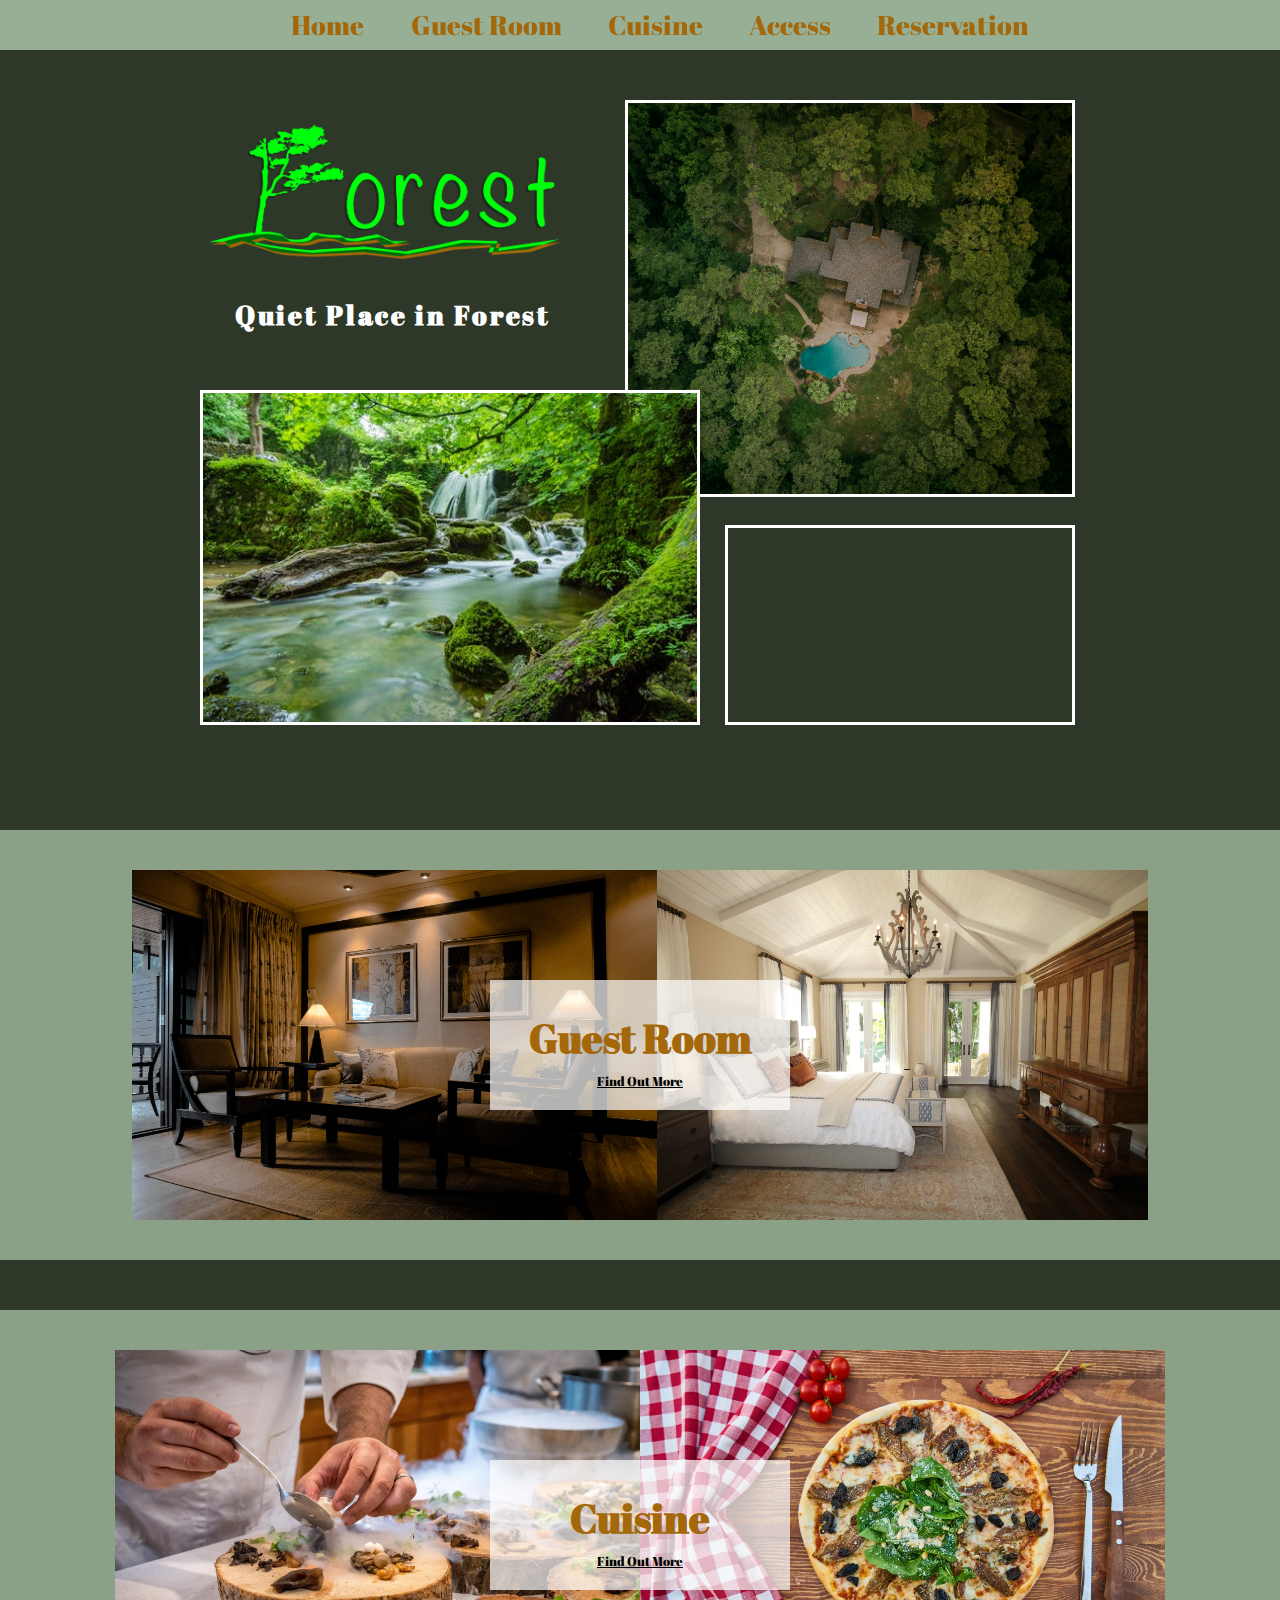
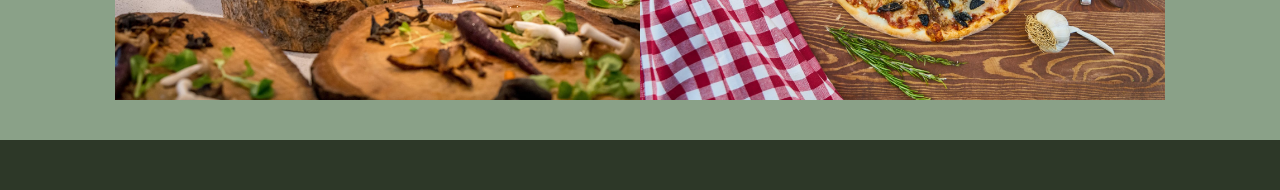
<file: index.html>
<!DOCTYPE html>
<html lang="en">

<head>
    <meta charset="UTF-8">
    <meta name="viewport" content="width=device-width, initial-scale=1.0">
    <title>Forest</title>
    <link rel="stylesheet" href="css/sanitize.css">
    <link rel="stylesheet" href="css/style.css">
    <link rel="shortcut icon" href="img/icon.png">
</head>

<body>
    <header class="home_header">
        <ul>
            <li><a href="index.html">Home<a></li>
            <li><a href="guest_room.html">Guest Room</a></li>
            <li><a href="cuisine.html">Cuisine</a></li>
            <li><a href="access.html">Access</a></li>
            <li><a href="reservation.html">Reservation</a></li>
        </ul>
    </header>
    <main>
        <div class="top">
            <div class="top-logo">
                <img src="img/logo.png" alt="Forest">
                <h1>Quiet Place in Forest</h1>
            </div>
            <img src="img/roof.jpeg" alt="" class="roof_img img_border top_img">
            <img src="img/river.jpeg" alt="" class="river_img img_border top_img">
            <iframe class="youtube img_border top_img" width="350" height="200" src="https://www.youtube.com/embed/rRW3R1TFUTY"
                frameborder="0" allow="accelerometer; autoplay; encrypted-media; gyroscope; picture-in-picture"
                allowfullscreen></iframe>
        </div>

        <div class="guest_room">
            <div class="link">
                <h1><a href="guest_room.html">Guest Room</a></h1>
                <p><a href="guest_room.html">Find Out More</a></p>
            </div>
            <img src="img/room.jpeg" alt=""><img src="img/bedroom.jpeg" alt="">
        </div>
        <div class="guest_room">
            <div class="link">
                <h1><a href="cuisine.html">Cuisine</a></h1>
                <p><a href="cuisine.html">Find Out More</a></p>
            </div>
            <img src="img/cuisine.jpeg" alt=""><img src="img/pizza.jpeg" alt="">
        </div>
    </main>
</body>

</html>
</file>
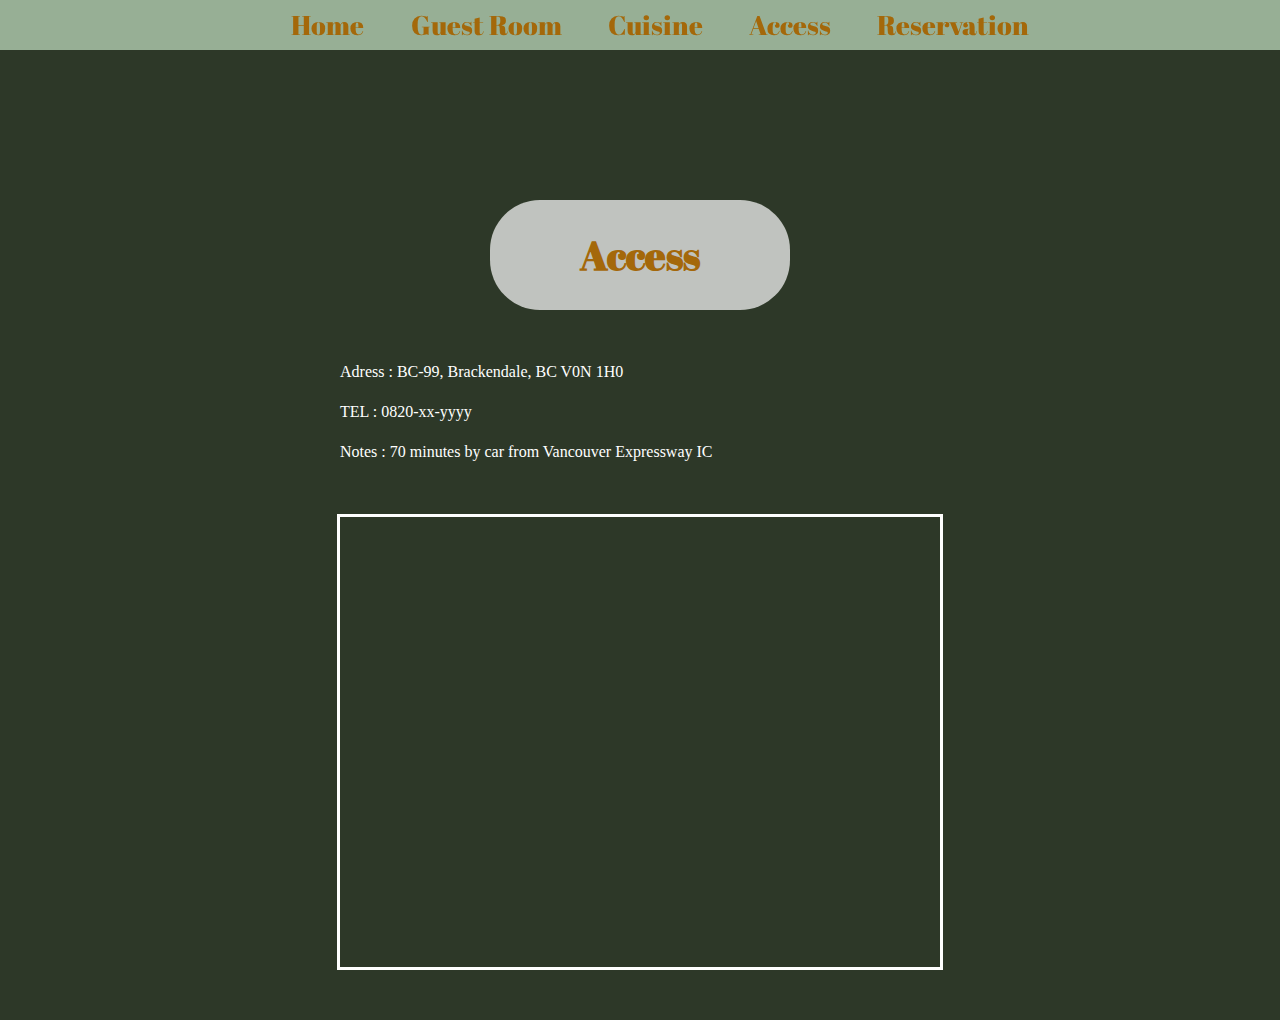
<file: access.html>
<!DOCTYPE html>
<html lang="en">

<head>
    <meta charset="UTF-8">
    <meta name="viewport" content="width=device-width, initial-scale=1.0">
    <title>Access | Forest</title>
    <link rel="stylesheet" href="css/sanitize.css">
    <link rel="stylesheet" href="css/style.css">
    <link rel="shortcut icon" href="img/icon.png">
</head>

<body>
    <header class="home_header">
        <ul>
            <li><a href="index.html">Home<a></li>
            <li><a href="guest_room.html">Guest Room</a></li>
            <li><a href="cuisine.html">Cuisine</a></li>
            <li><a href="access.html">Access</a></li>
            <li><a href="reservation.html">Reservation</a></li>
        </ul>
    </header>
    <main>
        <h1 class="tytle">Access</h1>
        <div class="information">
            <p>Adress : BC-99, Brackendale, BC V0N 1H0</p>
            <p>TEL : 0820-xx-yyyy</p>
            <p>Notes : 70 minutes by car from Vancouver Expressway IC</p>
        </div>
        <div class="img_border map">
            <iframe
                src="https://www.google.com/maps/embed?pb=!1m18!1m12!1m3!1d302457.33537347853!2d-123.1384107948123!3d49.666081548800456!2m3!1f0!2f0!3f0!3m2!1i1024!2i768!4f13.1!3m3!1m2!1s0x5486df52dc435217%3A0xadf15792ee2d2a8a!2z44Ks44Oq44OQ44Or44OH44Kj5bee56uL5YWs5ZyS!5e0!3m2!1sja!2sjp!4v1585267313410!5m2!1sja!2sjp"
                width="600" height="450" frameborder="0" style="border:0;" allowfullscreen="" aria-hidden="false"
                tabindex="0"></iframe>
        </div>
    </main>
</body>

</html>
</file>
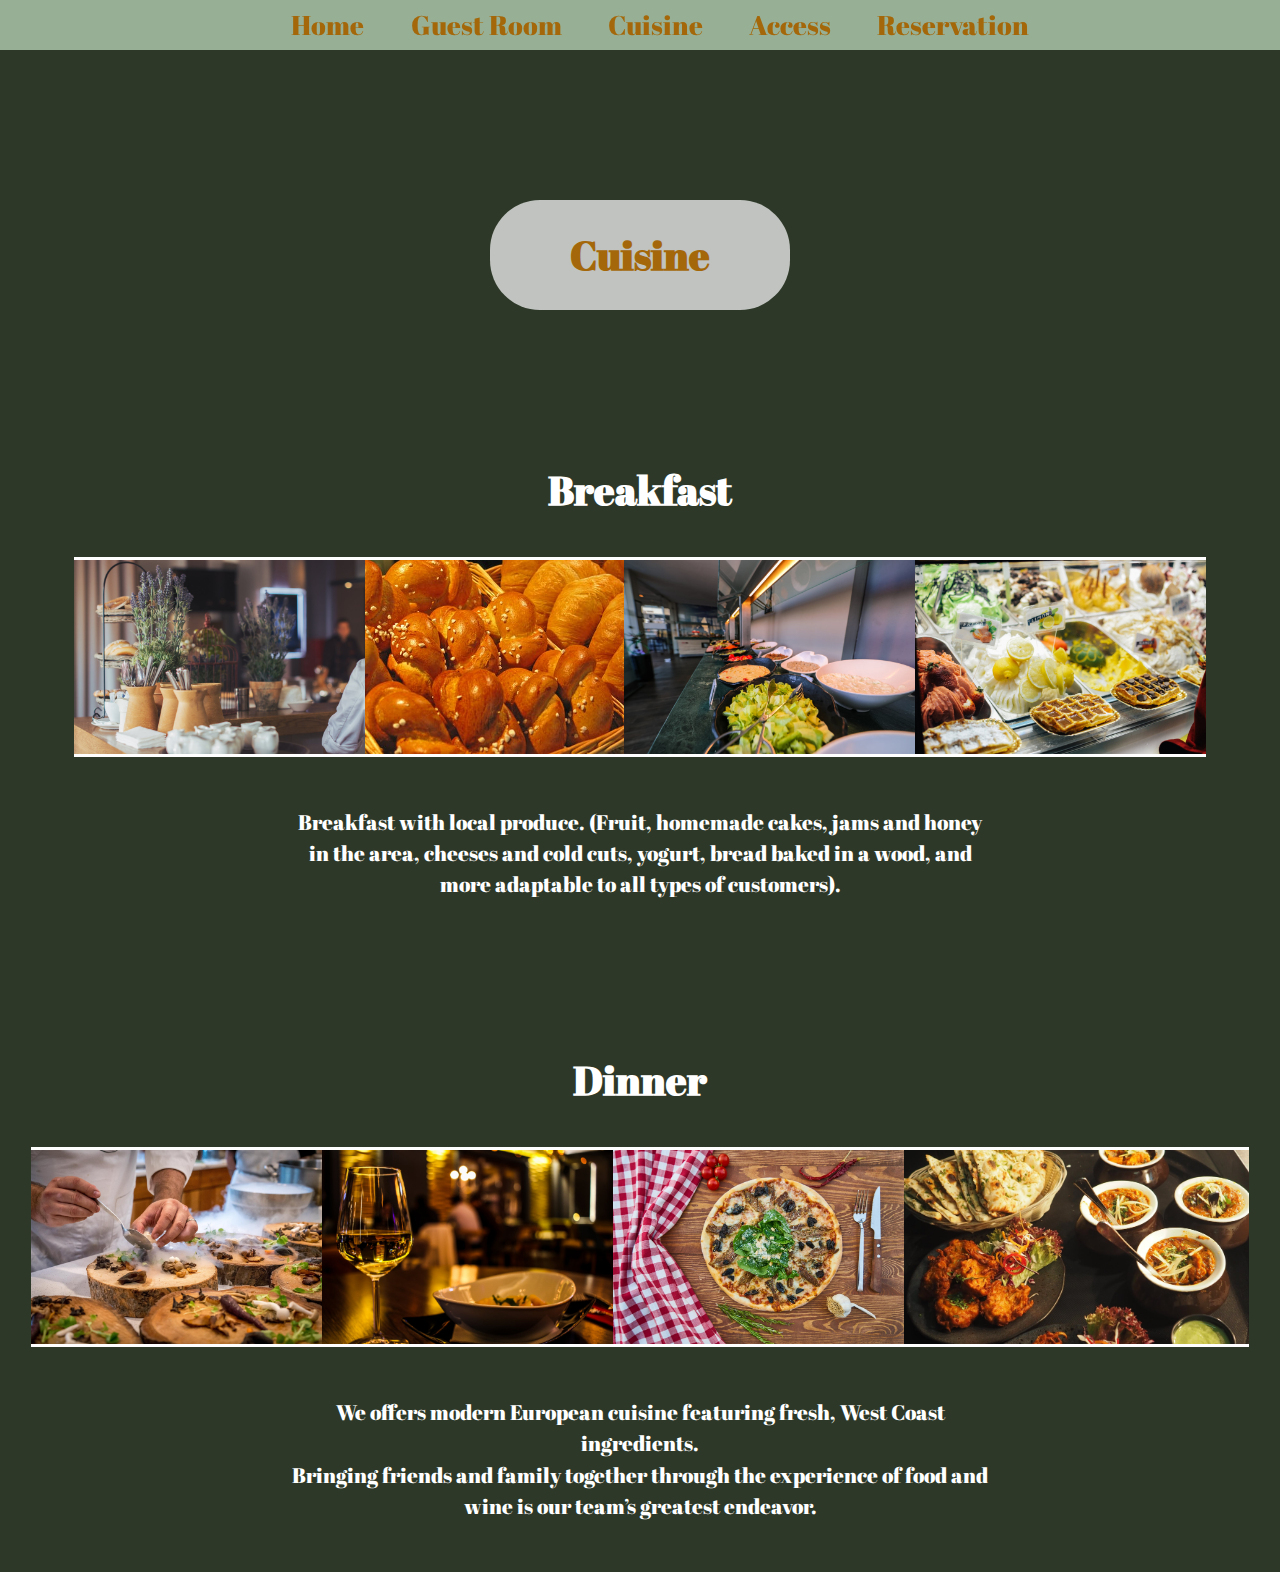
<file: cuisine.html>
<!DOCTYPE html>
<html lang="en">

<head>
    <meta charset="UTF-8">
    <meta name="viewport" content="width=device-width, initial-scale=1.0">
    <title>Cuisine | Forest</title>
    <link rel="stylesheet" href="css/sanitize.css">
    <link rel="stylesheet" href="css/style.css">
    <link rel="shortcut icon" href="img/icon.png">
</head>

<body>
    <header class="home_header">
        <ul>
            <li><a href="index.html">Home<a></li>
            <li><a href="guest_room.html">Guest Room</a></li>
            <li><a href="cuisine.html">Cuisine</a></li>
            <li><a href="access.html">Access</a></li>
            <li><a href="reservation.html">Reservation</a></li>
        </ul>
    </header>
    <main>
        <div class="cuisine">
            <h1 class="tytle">Cuisine</h1>
            <div class="foods">
                <h1>Breakfast</h1>
                <img class="img_cuisine img_border" src="img/braakfast2.jpeg" alt=""><img class="img_cuisine img_border"
                    src="img/bread.jpeg" alt=""><img class="img_cuisine img_border" src="img/breakfast.jpeg" alt=""><img
                    class="img_cuisine img_border" src="img/waffle.jpeg" alt="">
                <p class="description">Breakfast with local produce. (Fruit, homemade cakes, jams and honey in the area, cheeses and cold cuts, yogurt, bread baked in a wood, and more adaptable to all types of customers).</p>
            </div>
            <div class="foods">
                <h1>Dinner</h1>
                <img class="img_cuisine img_border" src="img/cuisine.jpeg" alt=""><img class="img_cuisine img_border" src="img/wine.jpeg" alt=""><img class="img_cuisine img_border" src="img/pizza.jpeg" alt=""><img class="img_cuisine img_border" src="img/dinner.jpeg" alt="">
                <p class="description">We offers modern European cuisine featuring fresh, West Coast ingredients.<br>Bringing friends and family together through the experience of food and wine is our team’s greatest endeavor. </p>
            </div>
        </div>
    </main>
</body>

</html>
</file>
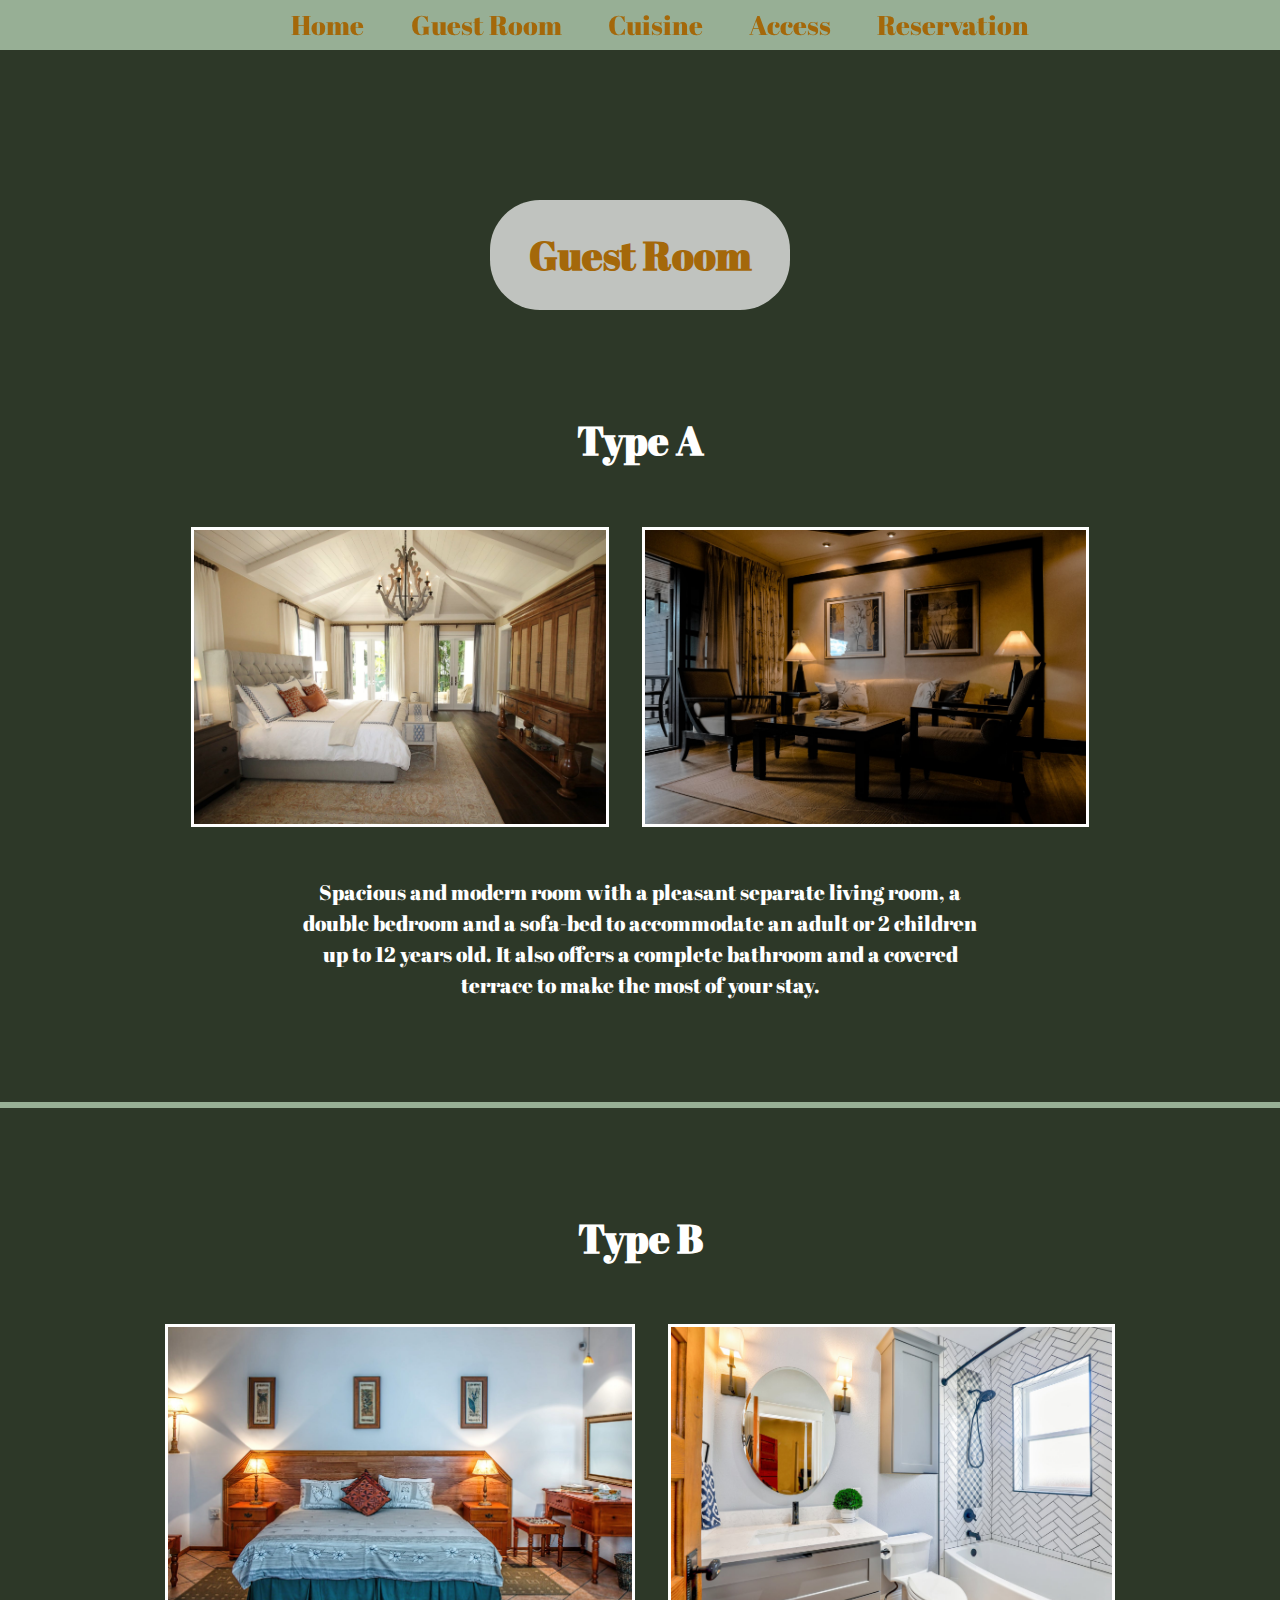
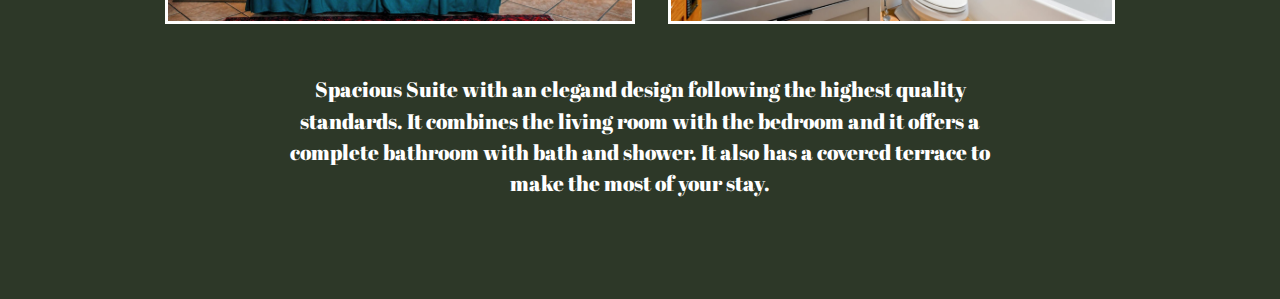
<file: guest_room.html>
<!DOCTYPE html>
<html lang="en">

<head>
    <meta charset="UTF-8">
    <meta name="viewport" content="width=device-width, initial-scale=1.0">
    <title>Guest Room | Forest</title>
    <link rel="stylesheet" href="css/sanitize.css">
    <link rel="stylesheet" href="css/style.css">
    <link rel="shortcut icon" href="img/icon.png">
</head>

<body>
    <header class="home_header">
        <ul>
            <li><a href="index.html">Home<a></li>
            <li><a href="guest_room.html">Guest Room</a></li>
            <li><a href="cuisine.html">Cuisine</a></li>
            <li><a href="access.html">Access</a></li>
            <li><a href="reservation.html">Reservation</a></li>
        </ul>
    </header>
    <main>
        
        <h1 class="tytle">Guest Room</h1>
        <div class="room">
        <h1>Type A</h1>
        <img class="room_img img_border" src="img/bedroom.jpeg" alt="">
        <img class="room_img img_border" src="img/room.jpeg" alt="">
        <p class="description">Spacious and modern room with a pleasant separate living room, a double bedroom and a sofa-bed to accommodate an adult or 2 children up to 12 years old. It also offers a complete bathroom and a covered terrace to make the most of your stay.</p>
        </div>
        <hr>
        <div class="room">
            <h1>Type B</h1>
            <img class="room_img img_border" src="img/bed.jpeg" alt="">
            <img class="room_img img_border" src="img/bathroom.jpeg" alt="">
            <p class="description"> Spacious Suite with an elegand design following the highest quality standards. It combines the living room with the bedroom and it offers a complete bathroom with bath and shower. It also has a covered terrace to make the most of your stay.</p>
        </div>
    </main>
</body>

</html>
</file>
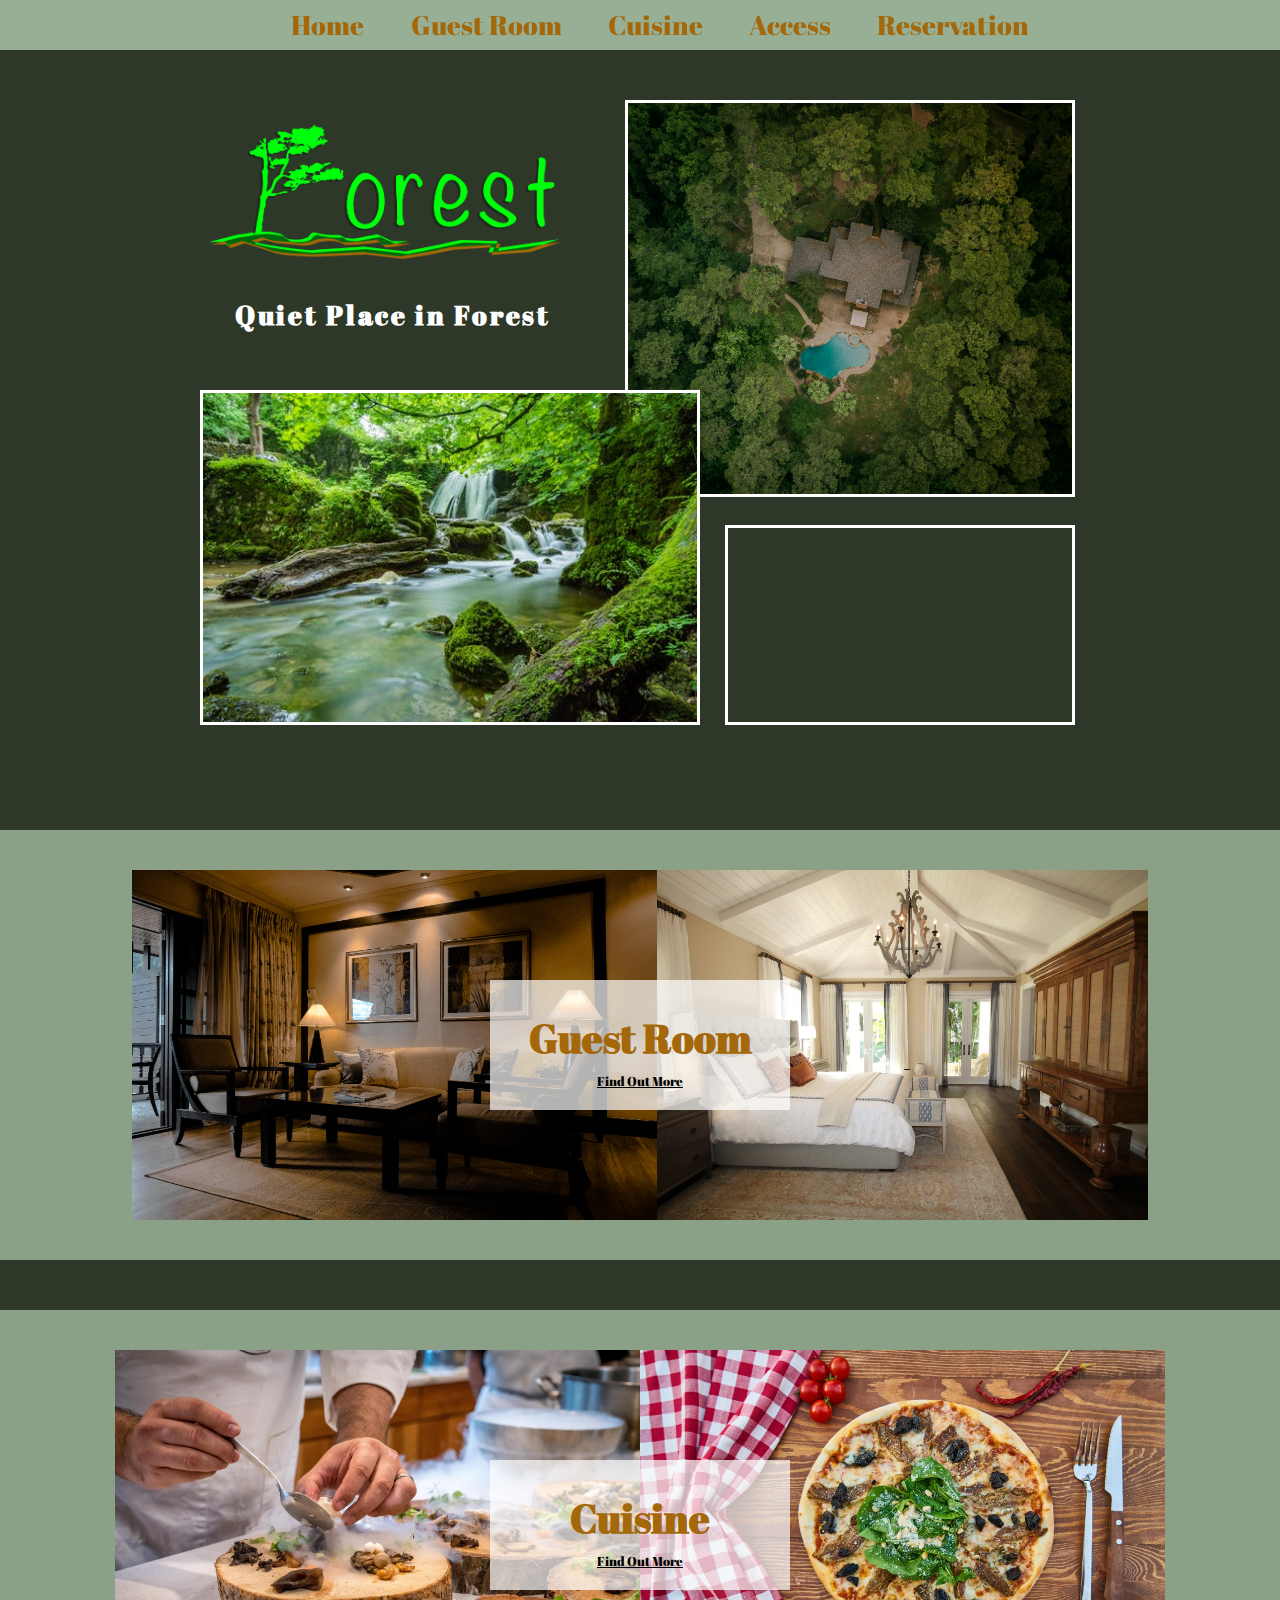
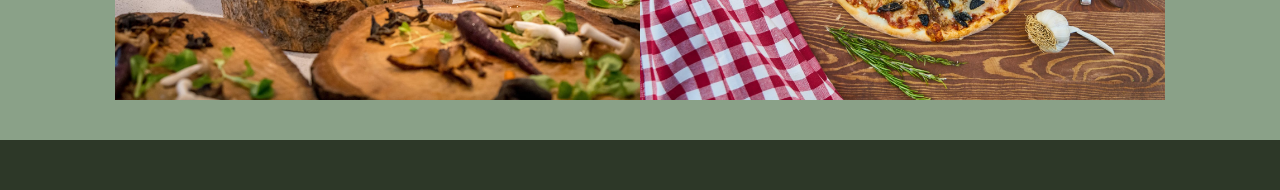
<file: home.html>
<!DOCTYPE html>
<html lang="en">

<head>
    <meta charset="UTF-8">
    <meta name="viewport" content="width=device-width, initial-scale=1.0">
    <title>Forest</title>
    <link rel="stylesheet" href="css/sanitize.css">
    <link rel="stylesheet" href="css/style.css">
    <link rel="shortcut icon" href="img/icon.png">
</head>

<body>
    <header class="home_header">
        <ul>
            <li><a href="home.html">Home<a></li>
            <li><a href="guest_room.html">Guest Room</a></li>
            <li><a href="cuisine.html">Cuisine</a></li>
            <li><a href="access.html">Access</a></li>
            <li><a href="reservation.html">Reservation</a></li>
        </ul>
    </header>
    <main>
        <div class="top">
            <div class="top-logo">
                <img src="img/logo.png" alt="Forest">
                <h1>Quiet Place in Forest</h1>
            </div>
            <img src="img/roof.jpeg" alt="" class="roof_img img_border top_img">
            <img src="img/river.jpeg" alt="" class="river_img img_border top_img">
            <iframe class="youtube img_border top_img" width="350" height="200" src="https://www.youtube.com/embed/rRW3R1TFUTY"
                frameborder="0" allow="accelerometer; autoplay; encrypted-media; gyroscope; picture-in-picture"
                allowfullscreen></iframe>
        </div>

        <div class="guest_room">
            <div class="link">
                <h1><a href="guest_room.html">Guest Room</a></h1>
                <p><a href="guest_room.html">Find Out More</a></p>
            </div>
            <img src="img/room.jpeg" alt=""><img src="img/bedroom.jpeg" alt="">
        </div>
        <div class="guest_room">
            <div class="link">
                <h1><a href="cuisine.html">Cuisine</a></h1>
                <p><a href="cuisine.html">Find Out More</a></p>
            </div>
            <img src="img/cuisine.jpeg" alt=""><img src="img/pizza.jpeg" alt="">
        </div>
    </main>
</body>

</html>
</file>
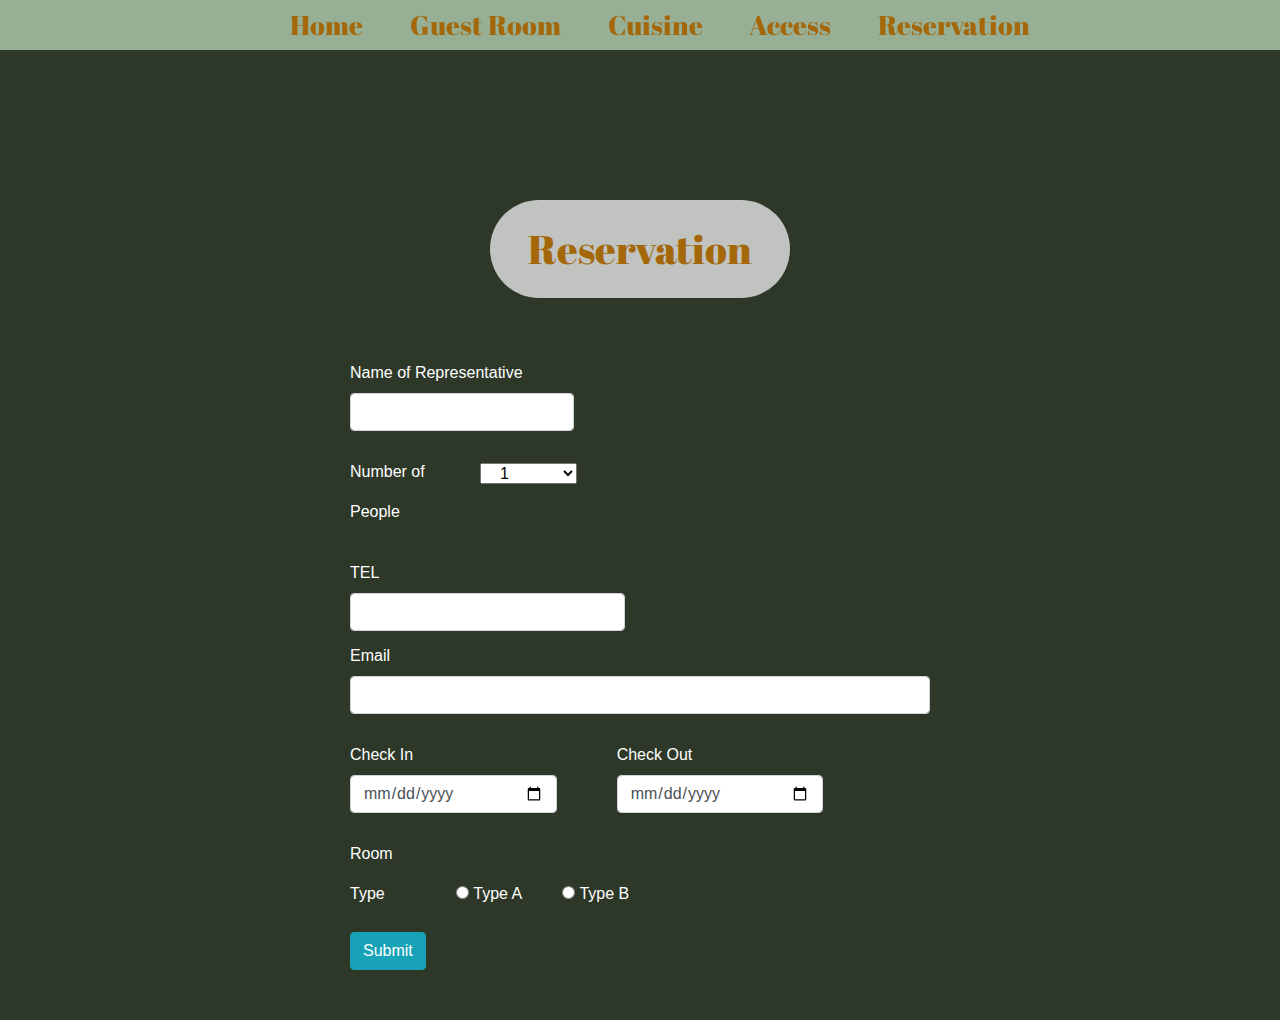
<file: reservation.html>
<!DOCTYPE html>
<html lang="en">

<head>
    <meta charset="UTF-8">
    <meta name="viewport" content="width=device-width, initial-scale=1.0">
    <title>Reservation | Forest</title>
    <link rel="stylesheet" href="https://stackpath.bootstrapcdn.com/bootstrap/4.4.1/css/bootstrap.min.css"
        integrity="sha384-Vkoo8x4CGsO3+Hhxv8T/Q5PaXtkKtu6ug5TOeNV6gBiFeWPGFN9MuhOf23Q9Ifjh" crossorigin="anonymous">
    <script src="https://code.jquery.com/jquery-3.4.1.slim.min.js"
        integrity="sha384-J6qa4849blE2+poT4WnyKhv5vZF5SrPo0iEjwBvKU7imGFAV0wwj1yYfoRSJoZ+n"
        crossorigin="anonymous"></script>
    <script src="https://cdn.jsdelivr.net/npm/popper.js@1.16.0/dist/umd/popper.min.js"
        integrity="sha384-Q6E9RHvbIyZFJoft+2mJbHaEWldlvI9IOYy5n3zV9zzTtmI3UksdQRVvoxMfooAo"
        crossorigin="anonymous"></script>
    <script src="https://stackpath.bootstrapcdn.com/bootstrap/4.4.1/js/bootstrap.min.js"
        integrity="sha384-wfSDF2E50Y2D1uUdj0O3uMBJnjuUD4Ih7YwaYd1iqfktj0Uod8GCExl3Og8ifwB6"
        crossorigin="anonymous"></script>
    <link rel="stylesheet" href="css/style.css">
    <link rel="shortcut icon" href="img/icon.png">
</head>

<body>
    <header class="home_header">
        <ul>
            <li><a href="index.html">Home<a></li>
            <li><a href="guest_room.html">Guest Room</a></li>
            <li><a href="cuisine.html">Cuisine</a></li>
            <li><a href="access.html">Access</a></li>
            <li><a href="reservation.html">Reservation</a></li>
        </ul>
    </header>
    <h1 class="tytle">Reservation</h1>
    <form class="col-sm-6 offset-sm-3 form-horizontal">
        <div class="form-group">
            <label for="name" class="col-sm-12 control-label">Name of Representative</label>
            <div class="col-sm-5">
                <input type="text" class="form-control" id="name" placeholder="">
            </div>
        </div>
        <div class="col-sm-12 row form-group">
            <label for="number" class="col-5 col-sm-3 control-label">Number of People</label>
            <select name="number_of_people" id="number" class="col-3 col-sm-2 h-75 mt-3">
                <option value="1">1</option>
                <option value="2">2</option>
                <option value="3">3</option>
                <option value="4">4</option>
                <option value="5">More than 5</option>
            </select>
        </div>
        <div>
            <label for="tel" class="col-sm-2 control-label">TEL</label>
            <div class="col-sm-6">
                <input type="tel" class="form-control" id="tel" placeholder="">
            </div>
        </div>
        <div class="form-group">
            <label for="Email" class="col-sm-2 control-label">Email</label>
            <div class="col-sm-12">
                <input type="email" class="form-control" id="Email" placeholder="">
            </div>
        </div>
        <div class="row">
            <div class="col-sm-5 form-group">
                <label for="check_in_date" class="col-sm-12 control-label">Check In</label>
                <div class="col-sm-12">
                    <input type="date" class="form-control" id="check_in_date" placeholder="Password">
                </div>
            </div>
            <div class="col-sm-5 form-group">
                <label for="check_out_date" class="col-sm-12 control-label">Check Out</label>
                <div class="col-sm-12">
                    <input type="date" class="form-control" id="check_out_date" placeholder="Password">
                </div>
            </div>
        </div>
        <div class="form-group">
            <label class="col-sm-2">Room Type</label>
            <label class="col-sm-2 radio-inline">
                <input type="radio" name="room_type" value="a"> Type A
            </label>
            <label class="col-sm-2 radio-inline">
                <input type="radio" name="room_type" value="b"> Type B
            </label>
        </div>
        <div class="form-group">
            <div class=" col-sm-8">
                <button type="submit" class="btn btn-info">Submit</button>
            </div>
        </div>
    </form>
</body>

</html>
</file>
<file: css/sanitize.css>
/* Document
 * ========================================================================== */

/**
 * Add border box sizing in all browsers (opinionated).
 */

*,
::before,
::after {
  box-sizing: border-box;
}

/**
 * 1. Add text decoration inheritance in all browsers (opinionated).
 * 2. Add vertical alignment inheritance in all browsers (opinionated).
 */

::before,
::after {
  text-decoration: inherit; /* 1 */
  vertical-align: inherit; /* 2 */
}

/**
 * 1. Use the default cursor in all browsers (opinionated).
 * 2. Change the line height in all browsers (opinionated).
 * 3. Use a 4-space tab width in all browsers (opinionated).
 * 4. Remove the grey highlight on links in iOS (opinionated).
 * 5. Prevent adjustments of font size after orientation changes in
 *    IE on Windows Phone and in iOS.
 * 6. Breaks words to prevent overflow in all browsers (opinionated).
 */

html {
  cursor: default; /* 1 */
  line-height: 1.5; /* 2 */
  -moz-tab-size: 4; /* 3 */
  tab-size: 4; /* 3 */
  -webkit-tap-highlight-color: transparent /* 4 */;
  -ms-text-size-adjust: 100%; /* 5 */
  -webkit-text-size-adjust: 100%; /* 5 */
  word-break: break-word; /* 6 */
}

/* Sections
 * ========================================================================== */

/**
 * Remove the margin in all browsers (opinionated).
 */

body {
  margin: 0;
}

/**
 * Correct the font size and margin on `h1` elements within `section` and
 * `article` contexts in Chrome, Edge, Firefox, and Safari.
 */

h1 {
  font-size: 2.5em;
  margin: 0.67em 0;
}

/* Grouping content
 * ========================================================================== */

/**
 * Remove the margin on nested lists in Chrome, Edge, IE, and Safari.
 */

dl dl,
dl ol,
dl ul,
ol dl,
ul dl {
  margin: 0;
}

/**
 * Remove the margin on nested lists in Edge 18- and IE.
 */

ol ol,
ol ul,
ul ol,
ul ul {
  margin: 0;
}

/**
 * 1. Add the correct sizing in Firefox.
 * 2. Show the overflow in Edge 18- and IE.
 */

hr {
  height: 0; /* 1 */
  overflow: visible; /* 2 */
}

/**
 * Add the correct display in IE.
 */

main {
  display: block;
}

/**
 * Remove the list style on navigation lists in all browsers (opinionated).
 */

nav ol,
nav ul {
  list-style: none;
  padding: 0;
}

/**
 * 1. Correct the inheritance and scaling of font size in all browsers.
 * 2. Correct the odd `em` font sizing in all browsers.
 */

pre {
  font-family: monospace, monospace; /* 1 */
  font-size: 1em; /* 2 */
}

/* Text-level semantics
 * ========================================================================== */

/**
 * Remove the gray background on active links in IE 10.
 */

a {
  background-color: transparent;
}

/**
 * Add the correct text decoration in Edge 18-, IE, and Safari.
 */

abbr[title] {
  text-decoration: underline;
  text-decoration: underline dotted;
}

/**
 * Add the correct font weight in Chrome, Edge, and Safari.
 */

b,
strong {
  font-weight: bolder;
}

/**
 * 1. Correct the inheritance and scaling of font size in all browsers.
 * 2. Correct the odd `em` font sizing in all browsers.
 */

code,
kbd,
samp {
  font-family: monospace, monospace; /* 1 */
  font-size: 1em; /* 2 */
}

/**
 * Add the correct font size in all browsers.
 */

small {
  font-size: 80%;
}

/* Embedded content
 * ========================================================================== */

/*
 * Change the alignment on media elements in all browsers (opinionated).
 */

audio,
canvas,
iframe,
img,
svg,
video {
  vertical-align: middle;
}

/**
 * Add the correct display in IE 9-.
 */

audio,
video {
  display: inline-block;
}

/**
 * Add the correct display in iOS 4-7.
 */

audio:not([controls]) {
  display: none;
  height: 0;
}

/**
 * Remove the border on iframes in all browsers (opinionated).
 */

iframe {
  border-style: none;
}

/**
 * Remove the border on images within links in IE 10-.
 */

img {
  border-style: none;
}

/**
 * Change the fill color to match the text color in all browsers (opinionated).
 */

svg:not([fill]) {
  fill: currentColor;
}

/**
 * Hide the overflow in IE.
 */

svg:not(:root) {
  overflow: hidden;
}

/* Tabular data
 * ========================================================================== */

/**
 * Collapse border spacing in all browsers (opinionated).
 */

table {
  border-collapse: collapse;
}

/* Forms
 * ========================================================================== */

/**
 * Remove the margin on controls in Safari.
 */

button,
input,
select {
  margin: 0;
}

/**
 * 1. Show the overflow in IE.
 * 2. Remove the inheritance of text transform in Edge 18-, Firefox, and IE.
 */

button {
  overflow: visible; /* 1 */
  text-transform: none; /* 2 */
}

/**
 * Correct the inability to style buttons in iOS and Safari.
 */

button,
[type="button"],
[type="reset"],
[type="submit"] {
  -webkit-appearance: button;
}

/**
 * 1. Change the inconsistent appearance in all browsers (opinionated).
 * 2. Correct the padding in Firefox.
 */

fieldset {
  border: 1px solid #a0a0a0; /* 1 */
  padding: 0.35em 0.75em 0.625em; /* 2 */
}

/**
 * Show the overflow in Edge 18- and IE.
 */

input {
  overflow: visible;
}

/**
 * 1. Correct the text wrapping in Edge 18- and IE.
 * 2. Correct the color inheritance from `fieldset` elements in IE.
 */

legend {
  color: inherit; /* 2 */
  display: table; /* 1 */
  max-width: 100%; /* 1 */
  white-space: normal; /* 1 */
}

/**
 * 1. Add the correct display in Edge 18- and IE.
 * 2. Add the correct vertical alignment in Chrome, Edge, and Firefox.
 */

progress {
  display: inline-block; /* 1 */
  vertical-align: baseline; /* 2 */
}

/**
 * Remove the inheritance of text transform in Firefox.
 */

select {
  text-transform: none;
}

/**
 * 1. Remove the margin in Firefox and Safari.
 * 2. Remove the default vertical scrollbar in IE.
 * 3. Change the resize direction in all browsers (opinionated).
 */

textarea {
  margin: 0; /* 1 */
  overflow: auto; /* 2 */
  resize: vertical; /* 3 */
}

/**
 * Remove the padding in IE 10-.
 */

[type="checkbox"],
[type="radio"] {
  padding: 0;
}

/**
 * 1. Correct the odd appearance in Chrome, Edge, and Safari.
 * 2. Correct the outline style in Safari.
 */

[type="search"] {
  -webkit-appearance: textfield; /* 1 */
  outline-offset: -2px; /* 2 */
}

/**
 * Correct the cursor style of increment and decrement buttons in Safari.
 */

::-webkit-inner-spin-button,
::-webkit-outer-spin-button {
  height: auto;
}

/**
 * Correct the text style of placeholders in Chrome, Edge, and Safari.
 */

::-webkit-input-placeholder {
  color: inherit;
  opacity: 0.54;
}

/**
 * Remove the inner padding in Chrome, Edge, and Safari on macOS.
 */

::-webkit-search-decoration {
  -webkit-appearance: none;
}

/**
 * 1. Correct the inability to style upload buttons in iOS and Safari.
 * 2. Change font properties to `inherit` in Safari.
 */

::-webkit-file-upload-button {
  -webkit-appearance: button; /* 1 */
  font: inherit; /* 2 */
}

/**
 * Remove the inner border and padding of focus outlines in Firefox.
 */

::-moz-focus-inner {
  border-style: none;
  padding: 0;
}

/**
 * Restore the focus outline styles unset by the previous rule in Firefox.
 */

:-moz-focusring {
  outline: 1px dotted ButtonText;
}

/**
 * Remove the additional :invalid styles in Firefox.
 */

:-moz-ui-invalid {
  box-shadow: none;
}

/* Interactive
 * ========================================================================== */

/*
 * Add the correct display in Edge 18- and IE.
 */

details {
  display: block;
}

/*
 * Add the correct styles in Edge 18-, IE, and Safari.
 */

dialog {
  background-color: white;
  border: solid;
  color: black;
  display: block;
  height: -moz-fit-content;
  height: -webkit-fit-content;
  height: fit-content;
  left: 0;
  margin: auto;
  padding: 1em;
  position: absolute;
  right: 0;
  width: -moz-fit-content;
  width: -webkit-fit-content;
  width: fit-content;
}

dialog:not([open]) {
  display: none;
}

/*
 * Add the correct display in all browsers.
 */

summary {
  display: list-item;
}

/* Scripting
 * ========================================================================== */

/**
 * Add the correct display in IE 9-.
 */

canvas {
  display: inline-block;
}

/**
 * Add the correct display in IE.
 */

template {
  display: none;
}

/* User interaction
 * ========================================================================== */

/*
 * 1. Remove the tapping delay in IE 10.
 * 2. Remove the tapping delay on clickable elements
      in all browsers (opinionated).
 */

a,
area,
button,
input,
label,
select,
summary,
textarea,
[tabindex] {
  -ms-touch-action: manipulation; /* 1 */
  touch-action: manipulation; /* 2 */
}

/**
 * Add the correct display in IE 10-.
 */

[hidden] {
  display: none;
}

/* Accessibility
 * ========================================================================== */

/**
 * Change the cursor on busy elements in all browsers (opinionated).
 */

[aria-busy="true"] {
  cursor: progress;
}

/*
 * Change the cursor on control elements in all browsers (opinionated).
 */

[aria-controls] {
  cursor: pointer;
}

/*
 * Change the cursor on disabled, not-editable, or otherwise
 * inoperable elements in all browsers (opinionated).
 */

[aria-disabled="true"],
[disabled] {
  cursor: not-allowed;
}

/*
 * Change the display on visually hidden accessible elements
 * in all browsers (opinionated).
 */

[aria-hidden="false"][hidden] {
  display: initial;
}

[aria-hidden="false"][hidden]:not(:focus) {
  clip: rect(0, 0, 0, 0);
  position: absolute;
}
</file>
<file: css/style.css>
@import url('https://fonts.googleapis.com/css?family=Abril+Fatface|Open+Sans&display=swap');

body {
    position: relative;
    background-color: #2d3828;
    z-index: 1;
    padding-top: 50px;
}
/*home_heder*/
.home_header {
    width: 100%;
    background-color: rgba(170,196,168,.85);
    position: fixed;
    top: 0;
    z-index: 2;
}

.home_header a{
    color: #a4680a;
    font-family: 'Abril Fatface', cursive;
    font-size: 27px;
    text-decoration: none;
}

ul {
    text-align: center;
    width: 80%;
    margin: 0 auto;
    max-width: 920px;
    padding-top: 0px;
}

.home_header li {
    list-style: none;
    height: 50px;
    margin: 0 1px;
    padding: 5px 20px;
    display: inline-block;
}


.home_header li:hover{
    background-color: rgba(255,255,255,.85);
}


/*top*/
.top {
    margin: 0 auto;
    width: 80%;
    max-width: 920px;
    padding: 70px 30px 0;
    position: relative;
    height: 780px;
}


.top-logo {
    padding: 0;
    display: inline-block;
}

.top-logo img {
    width: 350px;
}

.top h1 {
    color: white;
    font-family: 'Abril Fatface', cursive;
    font-style: normal;
    margin-left: 25px;
    margin-top: 35px;
    font-size: 27px;
    letter-spacing: 0.1em;
}

.img_border{
    border: white 3px solid;
}

.roof_img {
    width: 450px;
    display: inline-block;
    
    position: absolute;
    top: 50px;
    left: 445px;
}

.river_img {
    width: 500px;
    position: absolute;
    top: 340px;
    left: 20px;
}

.youtube {
    position: absolute;
    top: 475px;
    left: 545px;
}


/*room cuisine*/
.guest_room {
    background-color: rgba(170,196,168,.75);
    padding: 40px 0;
    text-align: center;
    position: relative;
    font-family: 'Abril Fatface', cursive;
    margin-bottom: 50px;
}

.guest_room img {
    height: 350px;
    margin: 0;
    display: inline-block;
}

.guest_room h1 {
    margin: 28px auto 0;
}

.guest_room p {
margin-top: 0;
}

.guest_room h1 a {
    color: #a4680a;
    text-decoration: none;
}

.guest_room p a {
    color: black;
    font-size: .8em;
}

.link {
    width: 300px;
    height: 130px;
    margin: auto auto;
    position: absolute;
    top: 0;
    left: 0;
    right: 0;
    bottom: 0;
    background-color: rgba(255,255,255,.7);
}

@media(max-width: 670px){
    .top_img {
        position: static;
        width: 100%;
        margin: 10px;
    }

    .top {
        padding-top: 150px;
        height: 1200px;
    }

    .guest_room img {
        width: 80%;
        height: auto;
    }

    .link {
        height: 200px;
        padding-top: 25px;
    }
}

/*Guest Room*/
hr {
    border: solid 3px rgba(170,196,168,.85)
}

.tytle {
    width: 300px;
    padding: 25px;
    margin: 150px auto 0;
    color: #a4680a;
    font-family: 'Abril Fatface', cursive;
    text-align: center;
    background-color: rgba(255,255,255,.7);
    border-radius: 50px;
}

.room {
    margin: 100px 0;
    color: white;
    font-family: 'Abril Fatface', cursive;
    text-align: center;
}

.description{
    margin: 50px auto;
    font-size: 1.3em;
    max-width: 700px;
    width: 80%;
}

.room_img {
    height: 300px;
    margin: 30px 15px 0;
}

.foods {
    margin-top: 150px;
    margin-bottom: 50px;
}

.cuisine {
    color: white;
    font-family: 'Abril Fatface', cursive;
    text-align: center;
}

.img_cuisine {
    height: 200px;
    border-left: none;
    border-right: none;
    margin-top: 10px;
}

.map{
    width: 606px;
    margin: 50px auto;
}

.information {
    width: 600px;
    margin: 50px auto;
    color: white;
}

form {
    margin: 50px auto;
    color: white;
    line-height: 2.5em;
}

label {
    margin: 5px 0px 0px;
}
</file>
